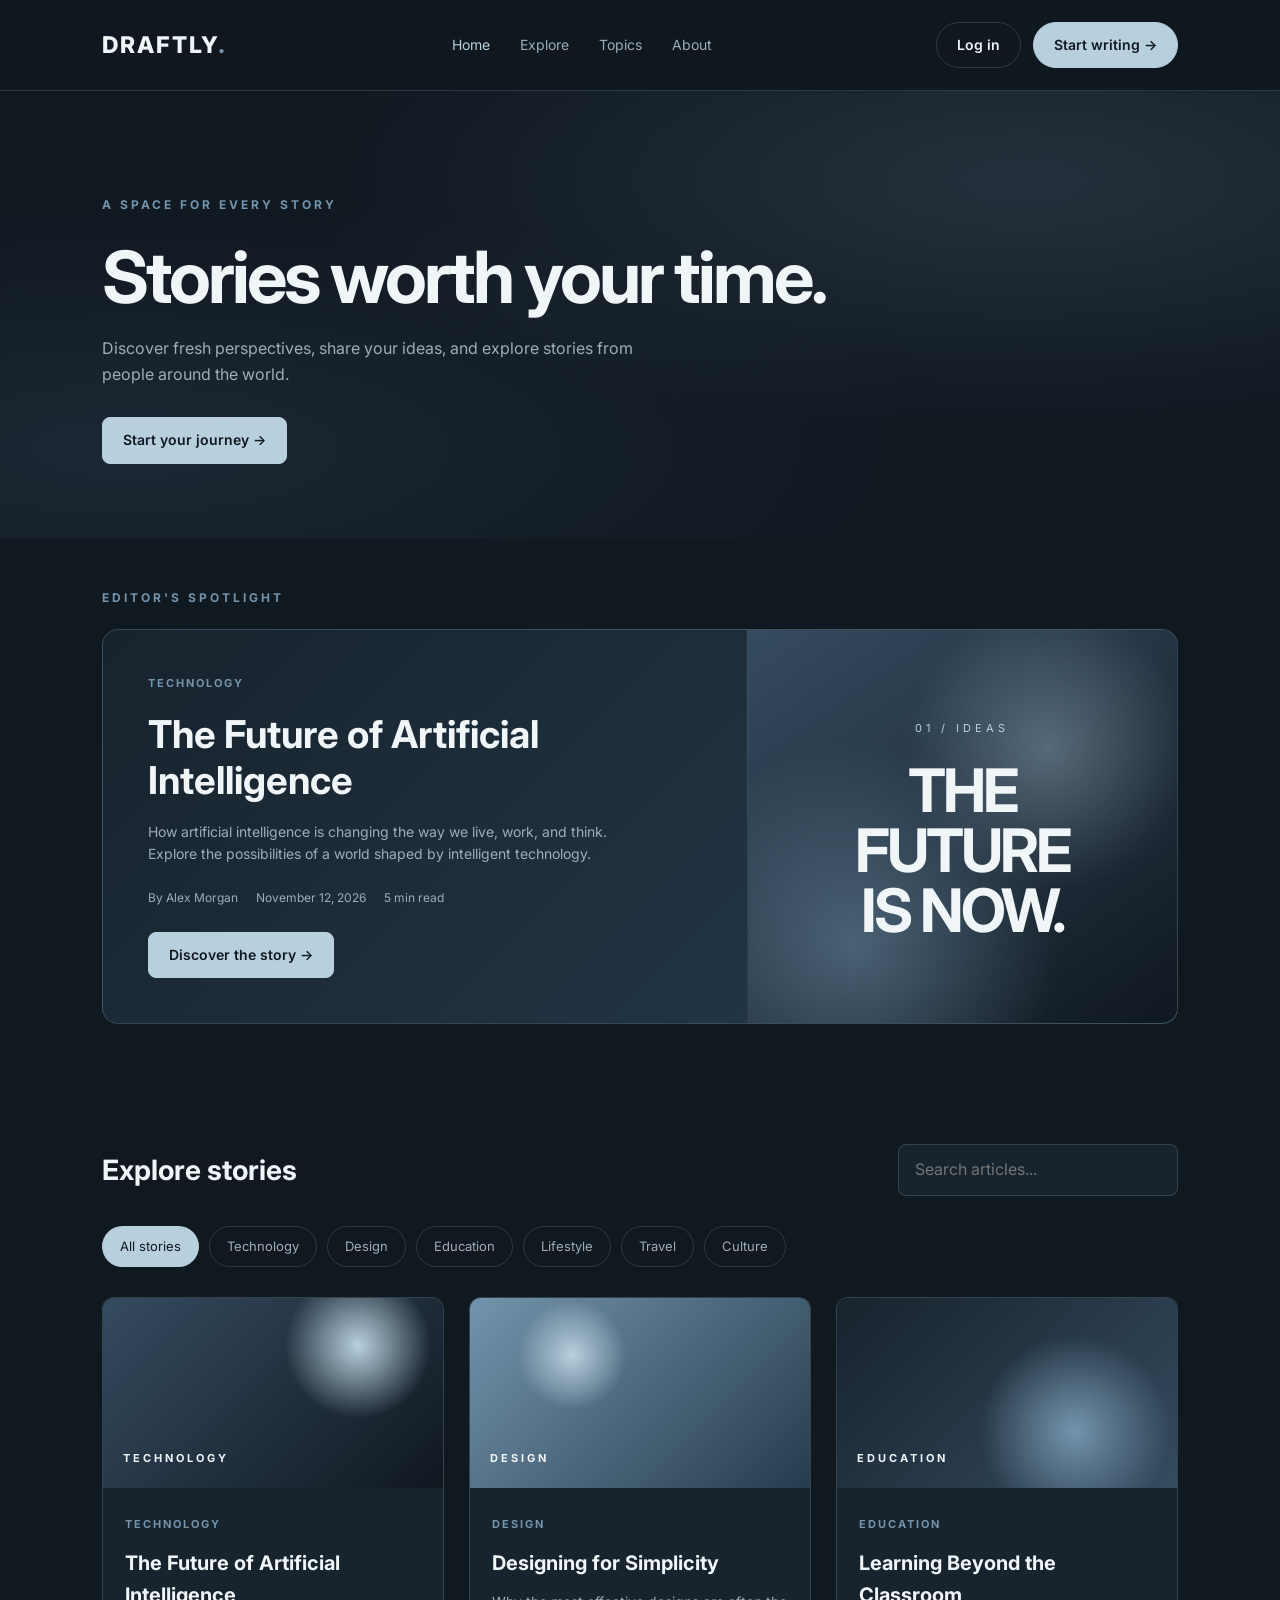
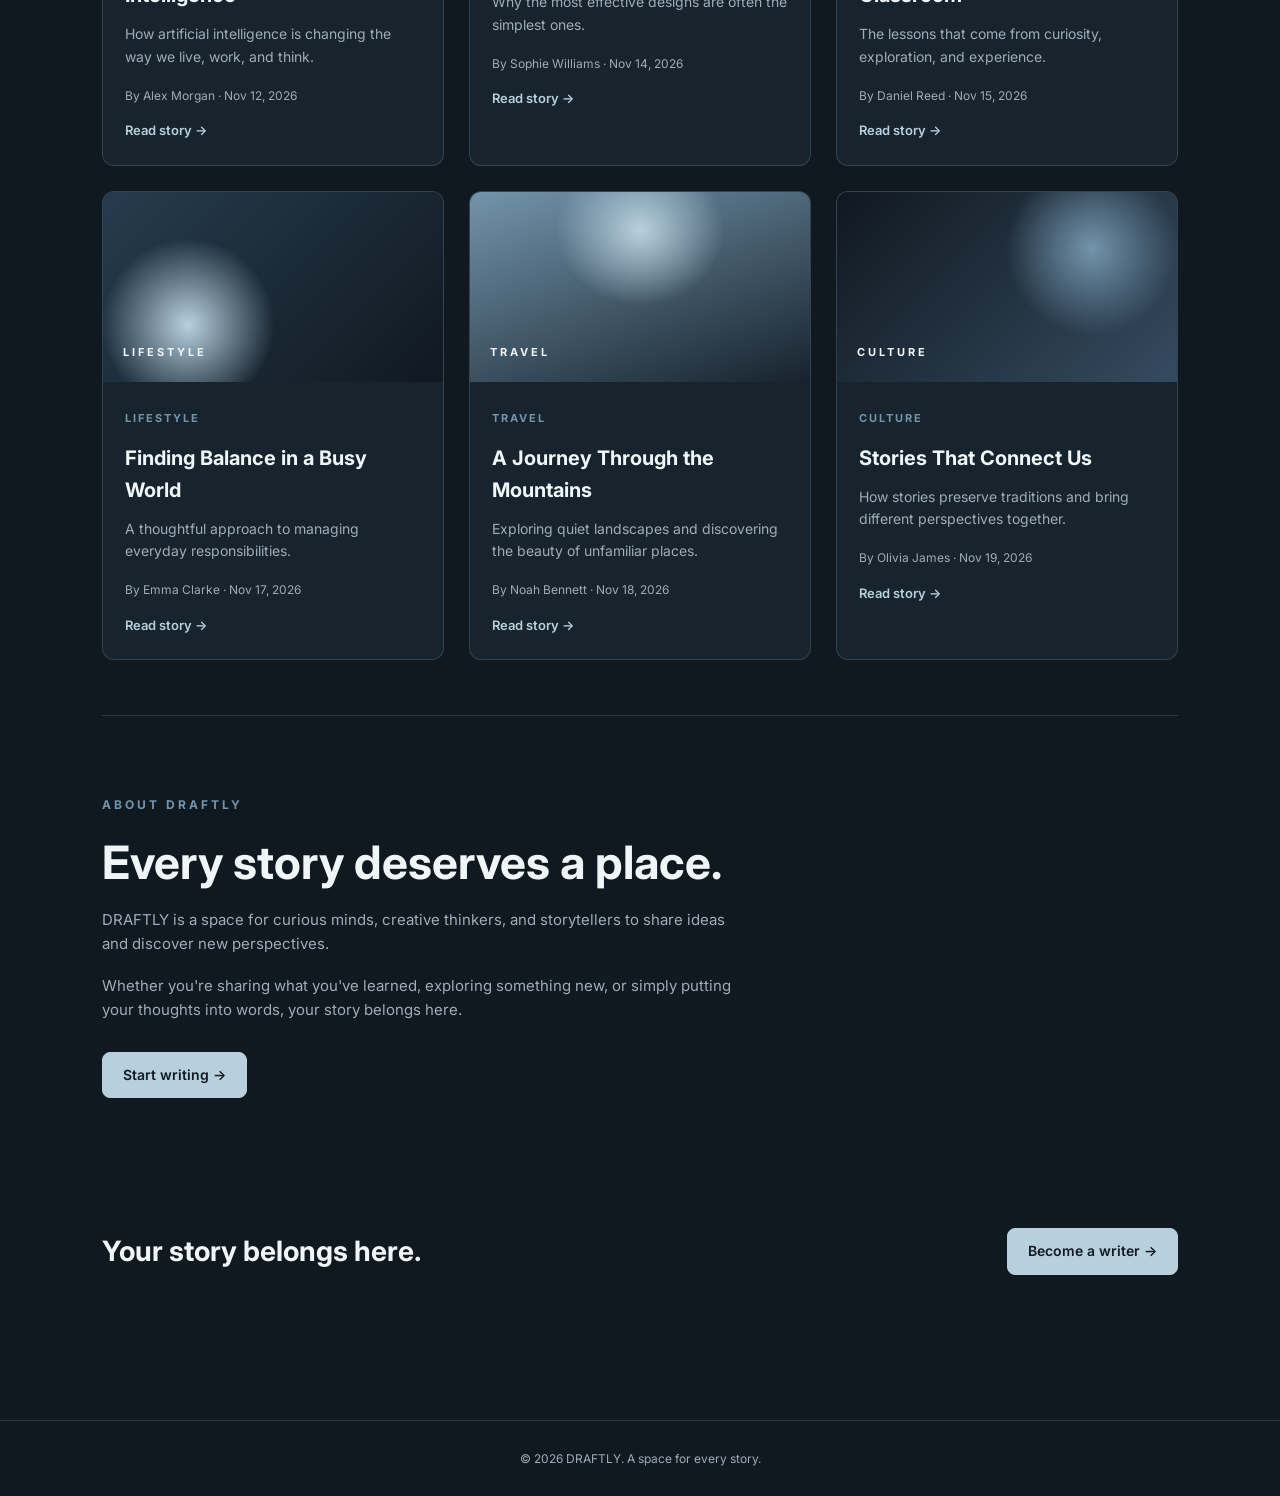
<file: index.html>
<!DOCTYPE html>
<html lang="en">

<head>
    <meta charset="UTF-8">
    <meta name="viewport" content="width=device-width, initial-scale=1.0">

    <title>DRAFTLY | Stories Worth Your Time</title>

    <link rel="stylesheet" href="css/style.css">
    <script src="js/script.js" defer></script>
</head>

<body>

    <nav class="navbar">

    <a href="index.html" class="logo">
        DRAFTLY<span>.</span>
    </a>

    <div class="nav-links">
        <a href="index.html" class="nav-active">Home</a>
        <a href="#stories">Explore</a>
        <a href="#topics">Topics</a>
        <a href="#about">About</a>
    </div>

    <div class="nav-actions">
        <a href="login.html" class="btn btn-outline">Log in</a>
        <a href="register.html" class="btn btn-primary">Start writing →</a>
    </div>

</nav>

    <main>

        <section class="hero">
            <div class="container">

                <span class="eyebrow">A SPACE FOR EVERY STORY</span>

                <h1>Stories worth your time.</h1>

                <p>
                    Discover fresh perspectives, share your ideas,
                    and explore stories from people around the world.
                </p>

                <a href="register.html" class="btn btn-primary">
                    Start your journey →
                </a>

            </div>
        </section>
        <!-- Editor's Spotlight -->

<section class="spotlight-section container">

    <div class="spotlight-label">
        <span class="eyebrow">EDITOR'S SPOTLIGHT</span>
    </div>

    <div class="spotlight-card">

        <div class="spotlight-content">

            <span class="article-category">TECHNOLOGY</span>

            <h2>The Future of Artificial Intelligence</h2>

            <p>
                How artificial intelligence is changing the way
                we live, work, and think. Explore the possibilities
                of a world shaped by intelligent technology.
            </p>

            <div class="spotlight-meta">
                <span>By Alex Morgan</span>
                <span>November 12, 2026</span>
                <span>5 min read</span>
            </div>

            <a href="#stories" class="btn btn-primary">
                Discover the story →
            </a>

        </div>

        <div class="spotlight-visual">
            <div class="spotlight-visual-text">
                <span>01 / IDEAS</span>
                <h3>THE<br>FUTURE<br>IS NOW.</h3>
            </div>
        </div>

    </div>

</section>

        <section class="section container" id="stories">

            <div class="section-heading">
                <h2>Explore stories</h2>

                <input
                    type="search"
                    id="searchInput"
                    class="search-box"
                    placeholder="Search articles..."
                >
            </div>

            <div class="topic-list" id="topics">

                <button class="topic-tag active" data-category="All">
                    All stories
                </button>

                <button class="topic-tag" data-category="Technology">
                    Technology
                </button>

                <button class="topic-tag" data-category="Design">
                    Design
                </button>

                <button class="topic-tag" data-category="Education">
                    Education
                </button>

                <button class="topic-tag" data-category="Lifestyle">
                    Lifestyle
                </button>

                <button class="topic-tag" data-category="Travel">
                    Travel
                </button>

                <button class="topic-tag" data-category="Culture">
                    Culture
                </button>

            </div>

            <div class="article-grid" id="articleGrid"></div>

        </section>
        <!-- About Section -->

<section class="about-section container" id="about">

    <div class="about-content">

        <span class="eyebrow">ABOUT DRAFTLY</span>

        <h2>Every story deserves a place.</h2>

        <p>
            DRAFTLY is a space for curious minds, creative thinkers,
            and storytellers to share ideas and discover new perspectives.
        </p>

        <p>
            Whether you're sharing what you've learned, exploring
            something new, or simply putting your thoughts into words,
            your story belongs here.
        </p>

        <a href="register.html" class="btn btn-primary">
            Start writing →
        </a>

    </div>

</section>

        <section class="section container">

            <div class="section-heading">
                <h2>Your story belongs here.</h2>

                <a href="register.html" class="btn btn-primary">
                    Become a writer →
                </a>
            </div>

        </section>

    </main>

    <div class="modal" id="articleModal">

        <div class="modal-content">

            <button class="modal-close" data-close-modal>
                &times;
            </button>

            <span class="article-category" id="modalCategory"></span>

            <h2 id="modalTitle"></h2>

            <p class="article-meta" id="modalAuthor"></p>

            <div class="modal-body" id="modalBody"></div>

        </div>

    </div>

    <footer class="footer">
        © 2026 DRAFTLY. A space for every story.
    </footer>

</body>
</html>
</file>
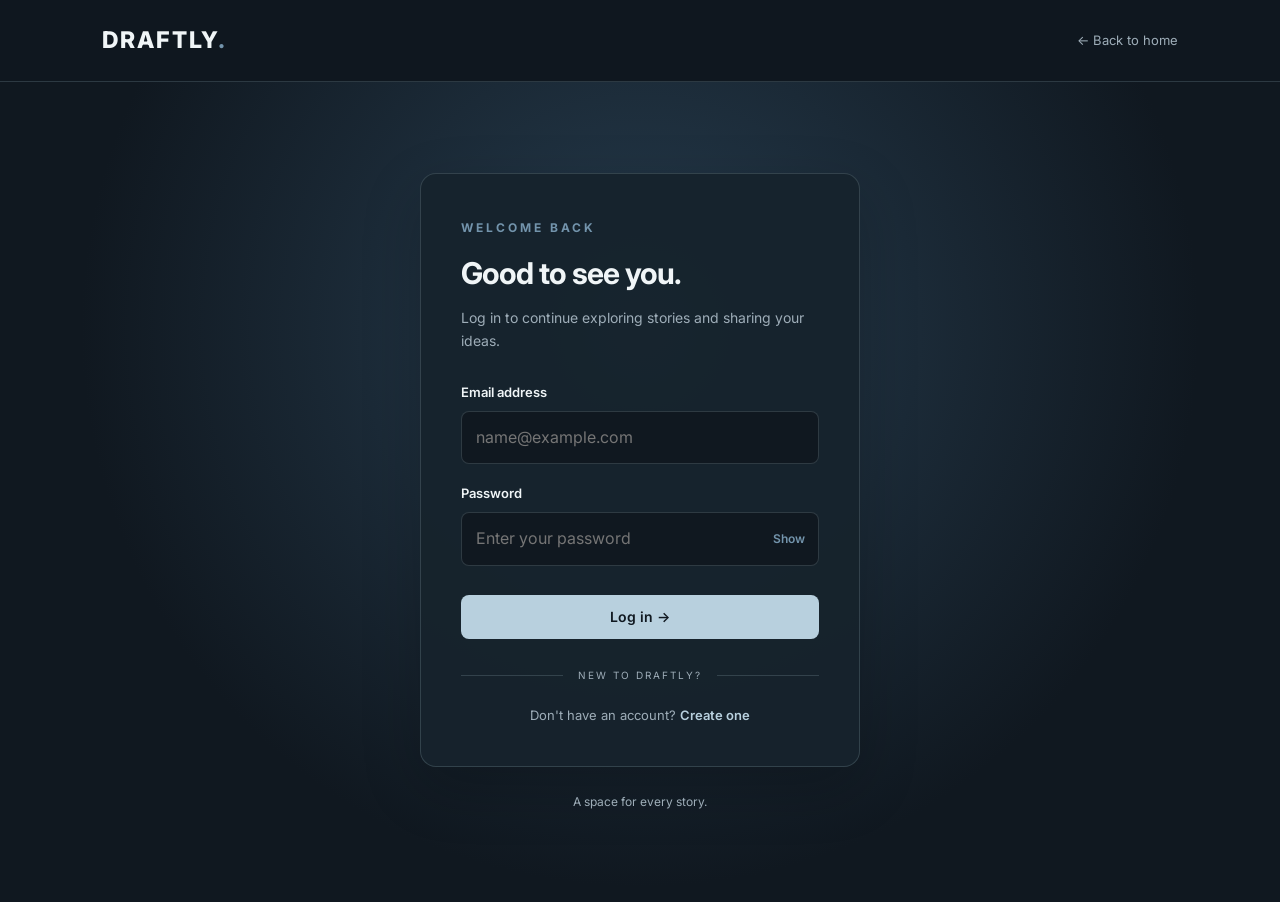
<file: create-blog.html>
<!DOCTYPE html>
<html lang="en">

<head>
    <meta charset="UTF-8">
    <meta name="viewport" content="width=device-width, initial-scale=1.0">

    <title>Create Article | DRAFTLY</title>

    <link rel="stylesheet" href="css/style.css">
    <script src="js/script.js" defer></script>
</head>

<body>

    <nav class="navbar">

        <a href="index.html" class="logo">DRAFTLY.</a>

        <div class="nav-links">
            <a href="index.html">Explore</a>
            <a href="dashboard.html">Dashboard</a>
        </div>

        <button class="btn btn-outline" data-logout>
            Log out
        </button>

    </nav>

    <main class="auth-wrapper">

        <div class="auth-card" style="max-width: 650px;">

            <span class="eyebrow">CREATE SOMETHING</span>

            <h1>Write your story.</h1>

            <p>Share an idea, experience, or perspective.</p>

            <form id="createBlogForm">

                <div class="form-group">

                    <label for="title">Article title</label>

                    <input
                        type="text"
                        id="title"
                        placeholder="Give your article a title"
                        required
                    >

                </div>

                <div class="form-group">

                    <label for="category">Category</label>

                    <select id="category" required>

                        <option value="">Select a category</option>

                        <option value="Technology">Technology</option>

                        <option value="Design">Design</option>

                        <option value="Education">Education</option>

                        <option value="Lifestyle">Lifestyle</option>

                        <option value="Travel">Travel</option>

                        <option value="Culture">Culture</option>

                    </select>

                </div>

                <div class="form-group">

                    <label for="excerpt">Short description</label>

                    <input
                        type="text"
                        id="excerpt"
                        placeholder="Write a short introduction"
                        required
                    >
                    <p class="word-counter">
    <span id="charCount">0</span> / 200 characters
</p>

                </div>

                <div class="form-group">

                    <label for="content">Your article</label>

                    <textarea
                        id="content"
                        placeholder="Start writing your story..."
                        required
                    ></textarea>
                    <p class="word-counter">
    <span id="wordCount">0</span> words
</p>

                </div>

                <button type="submit" class="btn btn-primary form-submit">
                    Publish article
                </button>

                <p id="message" class="message"></p>

            </form>

        </div>

    </main>

    <footer class="footer">
        © 2026 DRAFTLY. A space for every story.
    </footer>

</body>
</html>
</file>
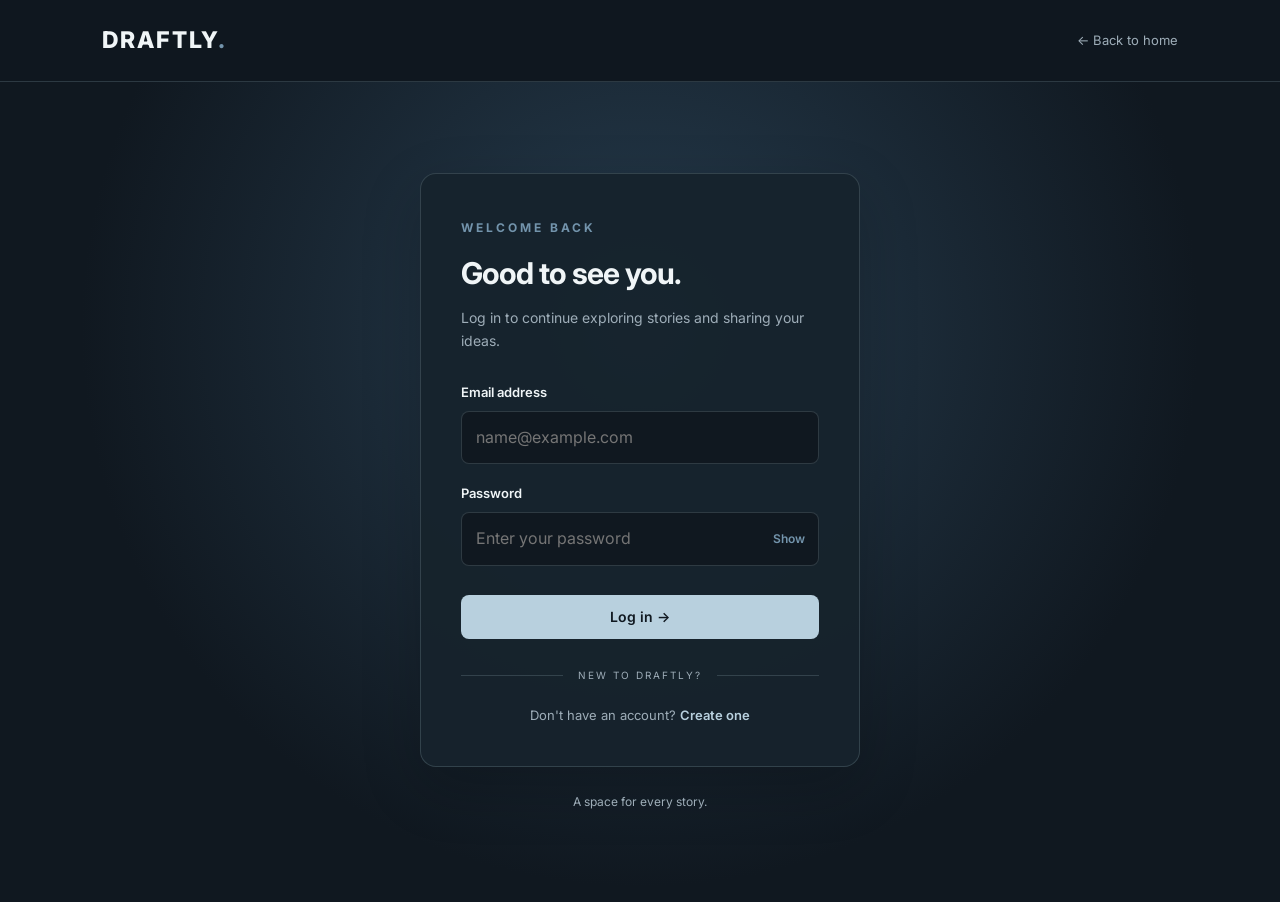
<file: dashboard.html>
<!DOCTYPE html>
<html lang="en">

<head>
    <meta charset="UTF-8">
    <meta name="viewport" content="width=device-width, initial-scale=1.0">

    <title>Dashboard | DRAFTLY</title>

    <link rel="stylesheet" href="css/style.css">
    <script src="js/script.js" defer></script>
</head>

<body>

    <nav class="navbar">

        <a href="index.html" class="logo">DRAFTLY.</a>

        <div class="nav-links">
            <a href="index.html">Explore</a>
            <a href="create-blog.html">Create article</a>
        </div>

        <button class="btn btn-outline" data-logout>
            Log out
        </button>

    </nav>

    <main class="container">

        <section class="page-header">

            <span class="eyebrow">YOUR SPACE</span>

            <h1>Welcome, <span id="welcomeName"></span>.</h1>

            <p>Manage your stories and keep creating.</p>

            <div class="dashboard-actions">

                <a href="create-blog.html" class="btn btn-primary">
                    + Write an article
                </a>

                <a href="index.html" class="btn btn-outline">
                    Explore stories
                </a>

            </div>

        </section>
        <!-- Profile Summary -->

<section class="profile-summary">

    <div class="profile-avatar" id="profileInitial">D</div>

    <div class="profile-details">
        <span class="overview-label">YOUR PROFILE</span>
        <h3 id="profileName">User</h3>
        <p id="profileEmail">Email address</p>
    </div>

</section>
<!-- Dashboard Overview -->

<section class="dashboard-overview">

    <div class="overview-card">
        <span class="overview-label">TOTAL ARTICLES</span>
        <h2 id="totalArticleCount">0</h2>
        <p>All your stories</p>
    </div>

    <div class="overview-card">
        <span class="overview-label">PUBLISHED</span>
        <h2 id="publishedCount">0</h2>
        <p>Stories shared</p>
    </div>

    <div class="overview-card">
        <span class="overview-label">DRAFTS</span>
        <h2 id="draftCount">0</h2>
        <p>Work in progress</p>
    </div>

</section>
        <section class="section">

            <div class="section-heading">
                <h2>Your articles</h2>

                <p class="article-meta">
                    Published: <span id="blogCount">0</span>
                </p>
            </div>

            <div class="article-grid" id="dashboardGrid"></div>

        </section>

    </main>

    <div class="modal" id="articleModal">

        <div class="modal-content">

            <button class="modal-close" data-close-modal>
                &times;
            </button>

            <span class="article-category" id="modalCategory"></span>

            <h2 id="modalTitle"></h2>

            <p class="article-meta" id="modalAuthor"></p>

            <div class="modal-body" id="modalBody"></div>

        </div>

    </div>

    <footer class="footer">
        © 2026 DRAFTLY. A space for every story.
    </footer>

</body>
</html>
</file>
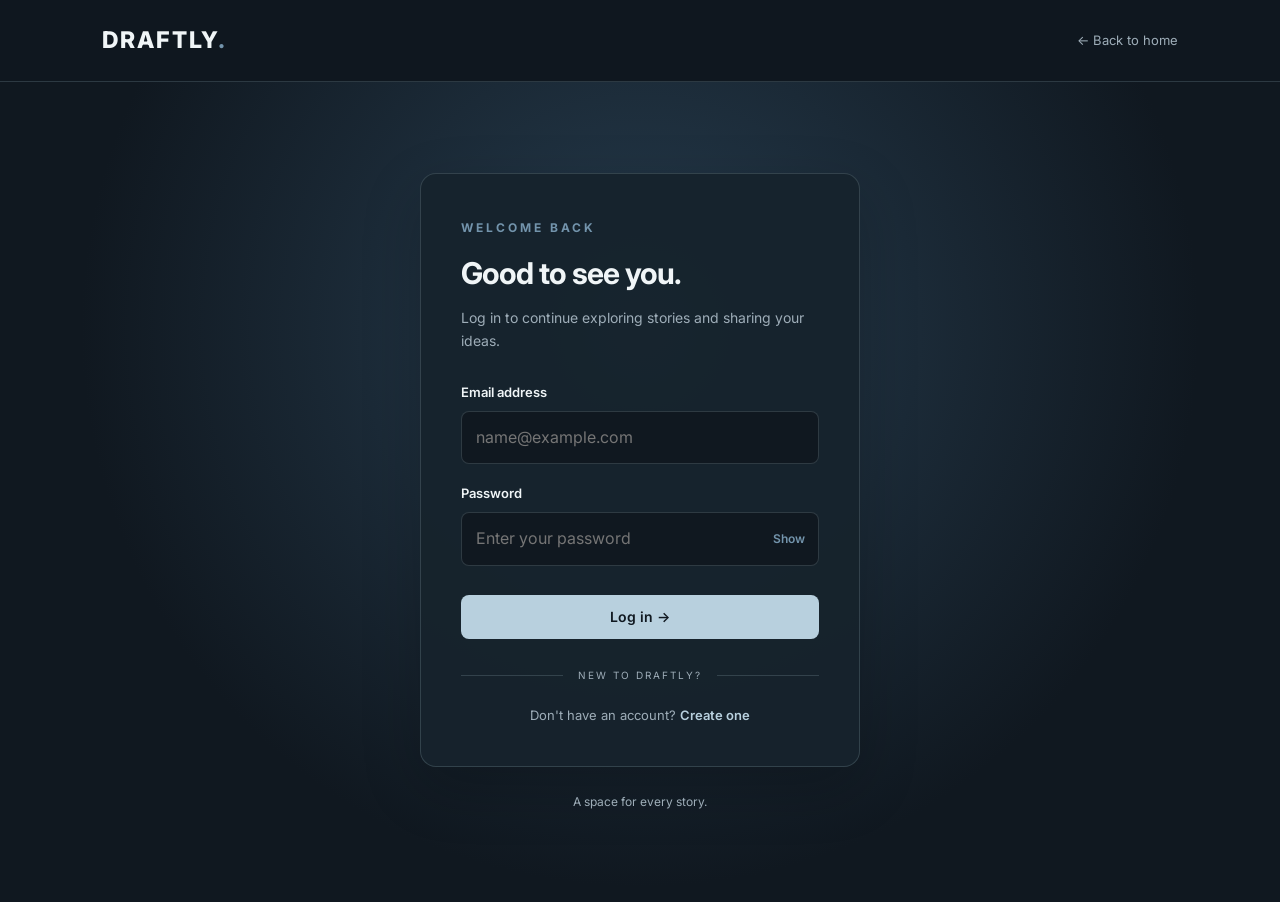
<file: login.html>
<!DOCTYPE html>
<html lang="en">

<head>
    <meta charset="UTF-8">
    <meta name="viewport" content="width=device-width, initial-scale=1.0">

    <title>Login | DRAFTLY</title>

    <link rel="stylesheet" href="css/style.css">
    <script src="js/script.js" defer></script>
</head>

<body>

    <nav class="navbar auth-navbar">

        <a href="index.html" class="logo">
            DRAFTLY<span>.</span>
        </a>

        <a href="index.html" class="back-home">
            ← Back to home
        </a>

    </nav>

    <main class="auth-wrapper">

        <div class="auth-card">

            <div class="auth-heading">

                <span class="eyebrow">WELCOME BACK</span>

                <h1>Good to see you.</h1>

                <p>
                    Log in to continue exploring stories
                    and sharing your ideas.
                </p>

            </div>

            <form id="loginForm">

                <div class="form-group">

                    <label for="email">Email address</label>

                    <input
                        type="email"
                        id="email"
                        placeholder="name@example.com"
                        autocomplete="email"
                        required
                    >

                </div>

                <div class="form-group">

                    <label for="password">Password</label>

                    <div class="password-wrapper">

                        <input
                            type="password"
                            id="password"
                            placeholder="Enter your password"
                            autocomplete="current-password"
                            required
                        >

                        <button
                            type="button"
                            class="password-toggle"
                            data-toggle-password="password"
                        >
                            Show
                        </button>

                    </div>

                </div>

                <button type="submit" class="btn btn-primary form-submit">
                    Log in →
                </button>

                <p id="message" class="message"></p>

            </form>

            <div class="auth-divider">
                <span>NEW TO DRAFTLY?</span>
            </div>

            <div class="auth-switch">

                Don't have an account?

                <a href="register.html">Create one</a>

            </div>

        </div>

        <div class="auth-footer">
            A space for every story.
        </div>

    </main>

</body>
</html>
</file>
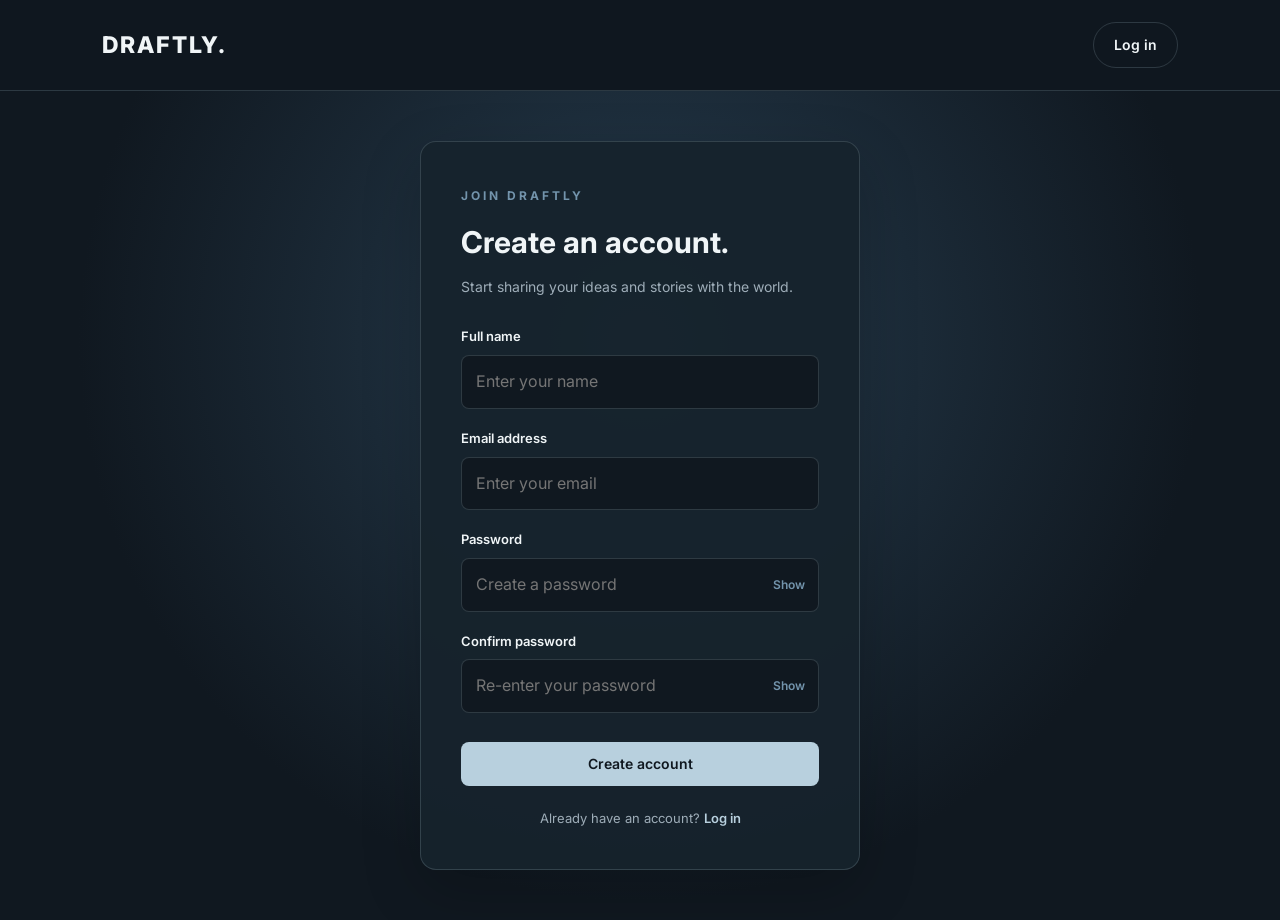
<file: register.html>
<!DOCTYPE html>
<html lang="en">

<head>
    <meta charset="UTF-8">
    <meta name="viewport" content="width=device-width, initial-scale=1.0">

    <title>Create Account | DRAFTLY</title>

    <link rel="stylesheet" href="css/style.css">
    <script src="js/script.js" defer></script>
</head>

<body>

    <nav class="navbar">
        <a href="index.html" class="logo">DRAFTLY.</a>

        <a href="login.html" class="btn btn-outline">
            Log in
        </a>
    </nav>

    <main class="auth-wrapper">

        <div class="auth-card">

            <span class="eyebrow">JOIN DRAFTLY</span>

            <h1>Create an account.</h1>

            <p>Start sharing your ideas and stories with the world.</p>

            <form id="registerForm">

                <div class="form-group">
                    <label for="name">Full name</label>
                    <input
                        type="text"
                        id="name"
                        placeholder="Enter your name"
                        required
                    >
                </div>

                <div class="form-group">
                    <label for="email">Email address</label>
                    <input
                        type="email"
                        id="email"
                        placeholder="Enter your email"
                        required
                    >
                </div>

                <div class="form-group">
                    <label for="password">Password</label>

                    <div class="password-wrapper">
                        <input
                            type="password"
                            id="password"
                            placeholder="Create a password"
                            required
                        >

                        <button
                            type="button"
                            class="password-toggle"
                            data-toggle-password="password"
                        >Show</button>
                    </div>
                </div>

                <div class="form-group">
                    <label for="confirmPassword">Confirm password</label>

                    <div class="password-wrapper">
                        <input
                            type="password"
                            id="confirmPassword"
                            placeholder="Re-enter your password"
                            required
                        >

                        <button
                            type="button"
                            class="password-toggle"
                            data-toggle-password="confirmPassword"
                        >Show</button>
                    </div>
                </div>

                <button type="submit" class="btn btn-primary form-submit">
                    Create account
                </button>

                <p id="message" class="message"></p>

            </form>

            <div class="auth-switch">
                Already have an account?
                <a href="login.html">Log in</a>
            </div>

        </div>

    </main>

</body>
</html>
</file>
<file: css/style.css>
@import url('https://fonts.googleapis.com/css2?family=Inter:wght@400;500;600;700;800&display=swap');

:root {
    --dark: #101820;
    --slate: #354B60;
    --steel: #7394AC;
    --ice: #B8D0DE;
    --white: #F0F5F7;
    --muted: #9EADB8;
    --border: rgba(184, 208, 222, 0.18);
}

* {
    margin: 0;
    padding: 0;
    box-sizing: border-box;
}

body {
    font-family: 'Inter', sans-serif;
    background: var(--dark);
    color: var(--white);
    min-height: 100vh;
    line-height: 1.6;
}

a {
    text-decoration: none;
    color: inherit;
}

button, input, textarea, select {
    font: inherit;
}

button {
    cursor: pointer;
}

.navbar {
    display: flex;
    justify-content: space-between;
    align-items: center;
    padding: 22px 8%;
    border-bottom: 1px solid var(--border);
}

.logo {
    font-size: 23px;
    font-weight: 800;
    letter-spacing: 2px;
}

.nav-links {
    display: flex;
    align-items: center;
    gap: 30px;
    color: var(--muted);
    font-size: 14px;
}

.nav-links a:hover {
    color: var(--ice);
}

.nav-actions {
    display: flex;
    align-items: center;
    gap: 12px;
}

.btn {
    display: inline-block;
    padding: 11px 20px;
    border-radius: 8px;
    border: 1px solid var(--border);
    font-weight: 600;
    font-size: 14px;
    transition: 0.2s;
}

.btn-primary {
    background: var(--ice);
    color: var(--dark);
    border-color: var(--ice);
}

.btn-primary:hover {
    background: white;
}

.btn-outline {
    color: var(--white);
}

.btn-outline:hover {
    background: var(--slate);
}

.container {
    width: 84%;
    max-width: 1200px;
    margin: auto;
}

.hero {
    padding: 100px 0 75px;
    background:
        radial-gradient(ellipse at 80% 20%, rgba(115,148,172,0.2), transparent 50%),
        radial-gradient(ellipse at 10% 80%, rgba(53,75,96,0.3), transparent 50%);
}

.hero h1 {
    font-size: clamp(42px, 6vw, 72px);
    line-height: 1.1;
    max-width: 750px;
    margin: 20px 0;
    letter-spacing: -3px;
}

.hero p {
    color: var(--muted);
    max-width: 550px;
    margin-bottom: 30px;
}

.eyebrow {
    color: var(--steel);
    font-size: 12px;
    font-weight: 700;
    letter-spacing: 3px;
    text-transform: uppercase;
}

.section {
    padding: 55px 0;
}

.section-heading {
    display: flex;
    justify-content: space-between;
    align-items: center;
    gap: 20px;
    margin-bottom: 30px;
}

.section-heading h2 {
    font-size: 28px;
}

.search-box {
    width: 280px;
    padding: 12px 16px;
    border-radius: 8px;
    border: 1px solid var(--border);
    background: #17232D;
    color: var(--white);
    outline: none;
}

.topic-list {
    display: flex;
    flex-wrap: wrap;
    gap: 10px;
    margin-bottom: 30px;
}

.topic-tag {
    padding: 9px 17px;
    border: 1px solid var(--border);
    border-radius: 30px;
    color: var(--muted);
    background: transparent;
    font-size: 13px;
}

.topic-tag.active,
.topic-tag:hover {
    background: var(--ice);
    color: var(--dark);
}

.article-grid {
    display: grid;
    grid-template-columns: repeat(3, 1fr);
    gap: 25px;
}

.article-card {
    background: #17232D;
    border: 1px solid var(--border);
    border-radius: 12px;
    overflow: hidden;
    transition: 0.25s;
}

.article-card:hover {
    transform: translateY(-5px);
    border-color: var(--steel);
}

.article-visual {
    height: 175px;
    background:
        radial-gradient(circle at 70% 30%, #7394AC, transparent 40%),
        linear-gradient(135deg, #354B60, #101820);
}

.article-content {
    padding: 22px;
}

.article-category {
    color: var(--steel);
    font-size: 11px;
    font-weight: 700;
    text-transform: uppercase;
    letter-spacing: 2px;
}

.article-content h3 {
    font-size: 20px;
    margin: 12px 0;
}

.article-content p {
    color: var(--muted);
    font-size: 14px;
    margin-bottom: 18px;
}

.article-meta {
    font-size: 12px;
    color: var(--muted);
}

.read-more {
    display: inline-block;
    margin-top: 15px;
    color: var(--ice);
    font-size: 13px;
    font-weight: 600;
}

.auth-wrapper {
    min-height: calc(100vh - 80px);
    display: flex;
    flex-direction: column;
    justify-content: center;
    align-items: center;
    padding: 50px 20px;
    background: radial-gradient(circle at 50% 30%, #263C4E, var(--dark) 65%);
}

.auth-card {
    width: 100%;
    max-width: 440px;
    padding: 40px;
    background: rgba(23, 35, 45, 0.95);
    border: 1px solid var(--border);
    border-radius: 16px;
}

.auth-card h1 {
    font-size: 30px;
    margin: 10px 0;
}

.auth-card > p {
    color: var(--muted);
    font-size: 14px;
    margin-bottom: 28px;
}

.form-group {
    margin-bottom: 19px;
}

.form-group label {
    display: block;
    margin-bottom: 8px;
    font-size: 13px;
    font-weight: 600;
}

.form-group input,
.form-group textarea,
.form-group select {
    width: 100%;
    padding: 13px 14px;
    border-radius: 8px;
    border: 1px solid var(--border);
    background: #101820;
    color: var(--white);
    outline: none;
}

.form-group input:focus,
.form-group textarea:focus,
.form-group select:focus {
    border-color: var(--steel);
}

.form-group textarea {
    min-height: 180px;
    resize: vertical;
}

.form-submit {
    width: 100%;
    border: none;
    margin-top: 10px;
}

.auth-switch {
    text-align: center;
    margin-top: 22px;
    font-size: 13px;
    color: var(--muted);
}

.auth-switch a {
    color: var(--ice);
    font-weight: 600;
}

.message {
    font-size: 13px;
    margin-top: 15px;
    color: var(--ice);
    text-align: center;
}

.page-header {
    padding: 65px 0 35px;
}

.page-header h1 {
    font-size: 38px;
    margin: 10px 0;
}

.page-header p {
    color: var(--muted);
}

.dashboard-actions {
    display: flex;
    gap: 12px;
    margin: 25px 0;
}

.empty-state {
    grid-column: 1 / -1;
    text-align: center;
    padding: 60px 20px;
    border: 1px dashed var(--border);
    border-radius: 12px;
}

.empty-state p {
    color: var(--muted);
    margin: 12px 0 22px;
}

.btn-danger {
    background: transparent;
    color: #F08E8E;
    border: 1px solid rgba(240,142,142,0.4);
}

.btn-danger:hover {
    background: rgba(240,142,142,0.1);
}

.footer {
    border-top: 1px solid var(--border);
    padding: 28px 8%;
    text-align: center;
    color: var(--muted);
    font-size: 12px;
    margin-top: 60px;
}

.modal {
    display: none;
    position: fixed;
    inset: 0;
    background: rgba(0,0,0,0.8);
    z-index: 10;
    padding: 20px;
    overflow-y: auto;
}

.modal-content {
    max-width: 650px;
    margin: 70px auto;
    padding: 35px;
    background: #17232D;
    border: 1px solid var(--border);
    border-radius: 14px;
}

.modal-content h2 {
    margin: 15px 0;
}

.modal-body {
    white-space: pre-wrap;
    margin-top: 25px;
    color: var(--muted);
}

.modal-close {
    float: right;
    background: none;
    border: none;
    color: var(--ice);
    font-size: 25px;
}

@media (max-width: 850px) {
    .article-grid {
        grid-template-columns: repeat(2, 1fr);
    }

    .nav-links {
        display: none;
    }
}

@media (max-width: 580px) {
    .container {
        width: 90%;
    }

    .navbar {
        padding: 18px 5%;
    }

    .hero {
        padding: 65px 0;
    }

    .hero h1 {
        letter-spacing: -1px;
    }

    .article-grid {
        grid-template-columns: 1fr;
    }

    .section-heading {
        align-items: flex-start;
        flex-direction: column;
    }

    .search-box {
        width: 100%;
    }

    .auth-card {
        padding: 28px 22px;
    }

    .nav-actions {
        gap: 7px;
    }

    .nav-actions .btn {
        padding: 9px 12px;
        font-size: 12px;
    }
}
/* EDITOR'S SPOTLIGHT */

.spotlight-section {
    padding: 45px 0 65px;
}

.spotlight-label {
    margin-bottom: 20px;
}

.spotlight-card {
    display: grid;
    grid-template-columns: 1.2fr 0.8fr;
    min-height: 350px;
    overflow: hidden;
    border: 1px solid var(--border);
    border-radius: 16px;
    background: linear-gradient(135deg, #17232D, #263C4E);
}

.spotlight-content {
    padding: 45px;
    display: flex;
    flex-direction: column;
    align-items: flex-start;
    justify-content: center;
}

.spotlight-content h2 {
    font-size: clamp(27px, 3vw, 40px);
    line-height: 1.2;
    margin: 18px 0;
    max-width: 500px;
}

.spotlight-content p {
    color: var(--muted);
    max-width: 480px;
    margin-bottom: 22px;
    font-size: 14px;
}

.spotlight-meta {
    display: flex;
    flex-wrap: wrap;
    gap: 18px;
    color: var(--muted);
    font-size: 12px;
    margin-bottom: 25px;
}

.spotlight-visual {
    display: flex;
    align-items: center;
    justify-content: center;
    min-height: 350px;
    background:
        radial-gradient(circle at 70% 30%, rgba(184,208,222,0.35), transparent 35%),
        radial-gradient(circle at 25% 80%, rgba(115,148,172,0.5), transparent 45%),
        linear-gradient(145deg, #354B60, #101820);
    border-left: 1px solid var(--border);
}

.spotlight-visual-text {
    text-align: center;
}

.spotlight-visual-text span {
    color: var(--ice);
    font-size: 11px;
    letter-spacing: 4px;
}

.spotlight-visual-text h3 {
    font-size: clamp(35px, 5vw, 60px);
    line-height: 1;
    letter-spacing: -3px;
    margin-top: 20px;
}

/* MOBILE RESPONSIVENESS */

@media (max-width: 700px) {
    .spotlight-card {
        grid-template-columns: 1fr;
    }

    .spotlight-content {
        padding: 30px 24px;
    }

    .spotlight-visual {
        min-height: 220px;
        border-left: none;
        border-top: 1px solid var(--border);
    }

    .spotlight-meta {
        gap: 10px;
    }
}
/* ARTICLE CARD VISUALS */

.article-visual {
    height: 190px;
    display: flex;
    align-items: flex-end;
    padding: 20px;
    position: relative;
    overflow: hidden;
}

.visual-label {
    font-size: 11px;
    letter-spacing: 3px;
    font-weight: 700;
    color: var(--white);
    text-transform: uppercase;
    position: relative;
    z-index: 1;
}

.visual-tech {
    background:
        radial-gradient(circle at 75% 25%, #B8D0DE 0%, transparent 25%),
        linear-gradient(135deg, #354B60, #101820);
}

.visual-design {
    background:
        radial-gradient(circle at 30% 30%, #B8D0DE 0%, transparent 20%),
        linear-gradient(135deg, #7394AC, #263C4E);
}

.visual-education {
    background:
        radial-gradient(circle at 70% 70%, #7394AC, transparent 35%),
        linear-gradient(135deg, #17232D, #354B60);
}

.visual-lifestyle {
    background:
        radial-gradient(circle at 25% 70%, #B8D0DE, transparent 30%),
        linear-gradient(135deg, #263C4E, #101820);
}

.visual-travel {
    background:
        radial-gradient(ellipse at 50% 20%, #B8D0DE, transparent 35%),
        linear-gradient(160deg, #7394AC, #17232D);
}

.visual-culture {
    background:
        radial-gradient(circle at 75% 30%, #7394AC, transparent 30%),
        linear-gradient(135deg, #101820, #354B60);
}

.visual-default {
    background: linear-gradient(135deg, #354B60, #101820);
}

.article-card:hover .article-visual {
    filter: brightness(1.15);
}
/* NAVIGATION BAR ENHANCEMENTS */

.navbar {
    position: sticky;
    top: 0;
    z-index: 100;
    background: rgba(16, 24, 32, 0.92);
    backdrop-filter: blur(16px);
    -webkit-backdrop-filter: blur(16px);
}

.logo span {
    color: var(--steel);
}

.nav-links a {
    transition: color 0.2s ease;
}

.nav-links a:hover,
.nav-links .nav-active {
    color: var(--ice);
}

.navbar .btn {
    border-radius: 30px;
}
/* ABOUT SECTION */

.about-section {
    padding: 75px 0;
    border-top: 1px solid var(--border);
}

.about-content {
    max-width: 720px;
}

.about-content h2 {
    font-size: clamp(30px, 4vw, 46px);
    line-height: 1.2;
    margin: 18px 0;
}

.about-content p {
    color: var(--muted);
    font-size: 15px;
    margin-bottom: 18px;
    max-width: 650px;
}

.about-content .btn {
    margin-top: 12px;
}
/* LOGIN PAGE ENHANCEMENTS */

.auth-navbar {
    position: relative;
}

.auth-navbar .logo span {
    color: var(--steel);
}

.back-home {
    color: var(--muted);
    font-size: 13px;
    transition: 0.2s;
}

.back-home:hover {
    color: var(--ice);
}

.auth-card {
    box-shadow: 0 20px 60px rgba(0, 0, 0, 0.2);
}

.auth-heading {
    margin-bottom: 30px;
}

.auth-heading h1 {
    letter-spacing: -1px;
}

.auth-heading p {
    color: var(--muted);
    font-size: 14px;
}

.password-wrapper {
    position: relative;
}

.password-wrapper input {
    padding-right: 65px;
}

.password-toggle {
    position: absolute;
    right: 14px;
    top: 50%;
    transform: translateY(-50%);
    background: none;
    border: none;
    color: var(--steel);
    font-size: 12px;
    font-weight: 600;
}

.password-toggle:hover {
    color: var(--ice);
}

.auth-divider {
    display: flex;
    align-items: center;
    gap: 15px;
    margin: 28px 0 18px;
    color: var(--muted);
    font-size: 10px;
    letter-spacing: 2px;
}

.auth-divider::before,
.auth-divider::after {
    content: "";
    flex: 1;
    height: 1px;
    background: var(--border);
}

.auth-footer {
    text-align: center;
    color: var(--muted);
    font-size: 12px;
    margin-top: 25px;
}

@media (max-width: 580px) {
    .auth-card {
        padding: 30px 22px;
    }
}
/* DASHBOARD OVERVIEW CARDS */

.dashboard-overview {
    display: grid;
    grid-template-columns: repeat(3, 1fr);
    gap: 20px;
    margin: 35px 0 55px;
}

.overview-card {
    padding: 28px;
    background: linear-gradient(145deg, #17232D, #263C4E);
    border: 1px solid var(--border);
    border-radius: 14px;
    transition: transform 0.2s ease, border-color 0.2s ease;
}

.overview-card:hover {
    transform: translateY(-4px);
    border-color: var(--steel);
}

.overview-label {
    color: var(--muted);
    font-size: 11px;
    letter-spacing: 2px;
    font-weight: 600;
}

.overview-card h2 {
    font-size: 36px;
    color: var(--ice);
    margin: 15px 0 5px;
}

.overview-card p {
    color: var(--muted);
    font-size: 13px;
}

@media (max-width: 700px) {
    .dashboard-overview {
        grid-template-columns: 1fr;
    }
}
/* DASHBOARD PROFILE SUMMARY */

.profile-summary {
    display: flex;
    align-items: center;
    gap: 20px;
    padding: 25px;
    margin-bottom: 45px;
    background: rgba(53, 75, 96, 0.2);
    border: 1px solid var(--border);
    border-radius: 14px;
}

.profile-avatar {
    width: 58px;
    height: 58px;
    display: flex;
    align-items: center;
    justify-content: center;
    border-radius: 50%;
    background: linear-gradient(135deg, var(--steel), var(--slate));
    color: var(--white);
    font-size: 24px;
    font-weight: 700;
    flex-shrink: 0;
}

.profile-details h3 {
    font-size: 18px;
    margin: 7px 0 4px;
}

.profile-details p {
    color: var(--muted);
    font-size: 13px;
}

@media (max-width: 500px) {
    .profile-summary {
        padding: 18px;
    }
}
/* ARTICLE EDITOR WORD COUNTER */

.word-counter {
    color: var(--muted);
    font-size: 11px;
    text-align: right;
    margin-top: 8px;
    letter-spacing: 0.5px;
}
</file>
